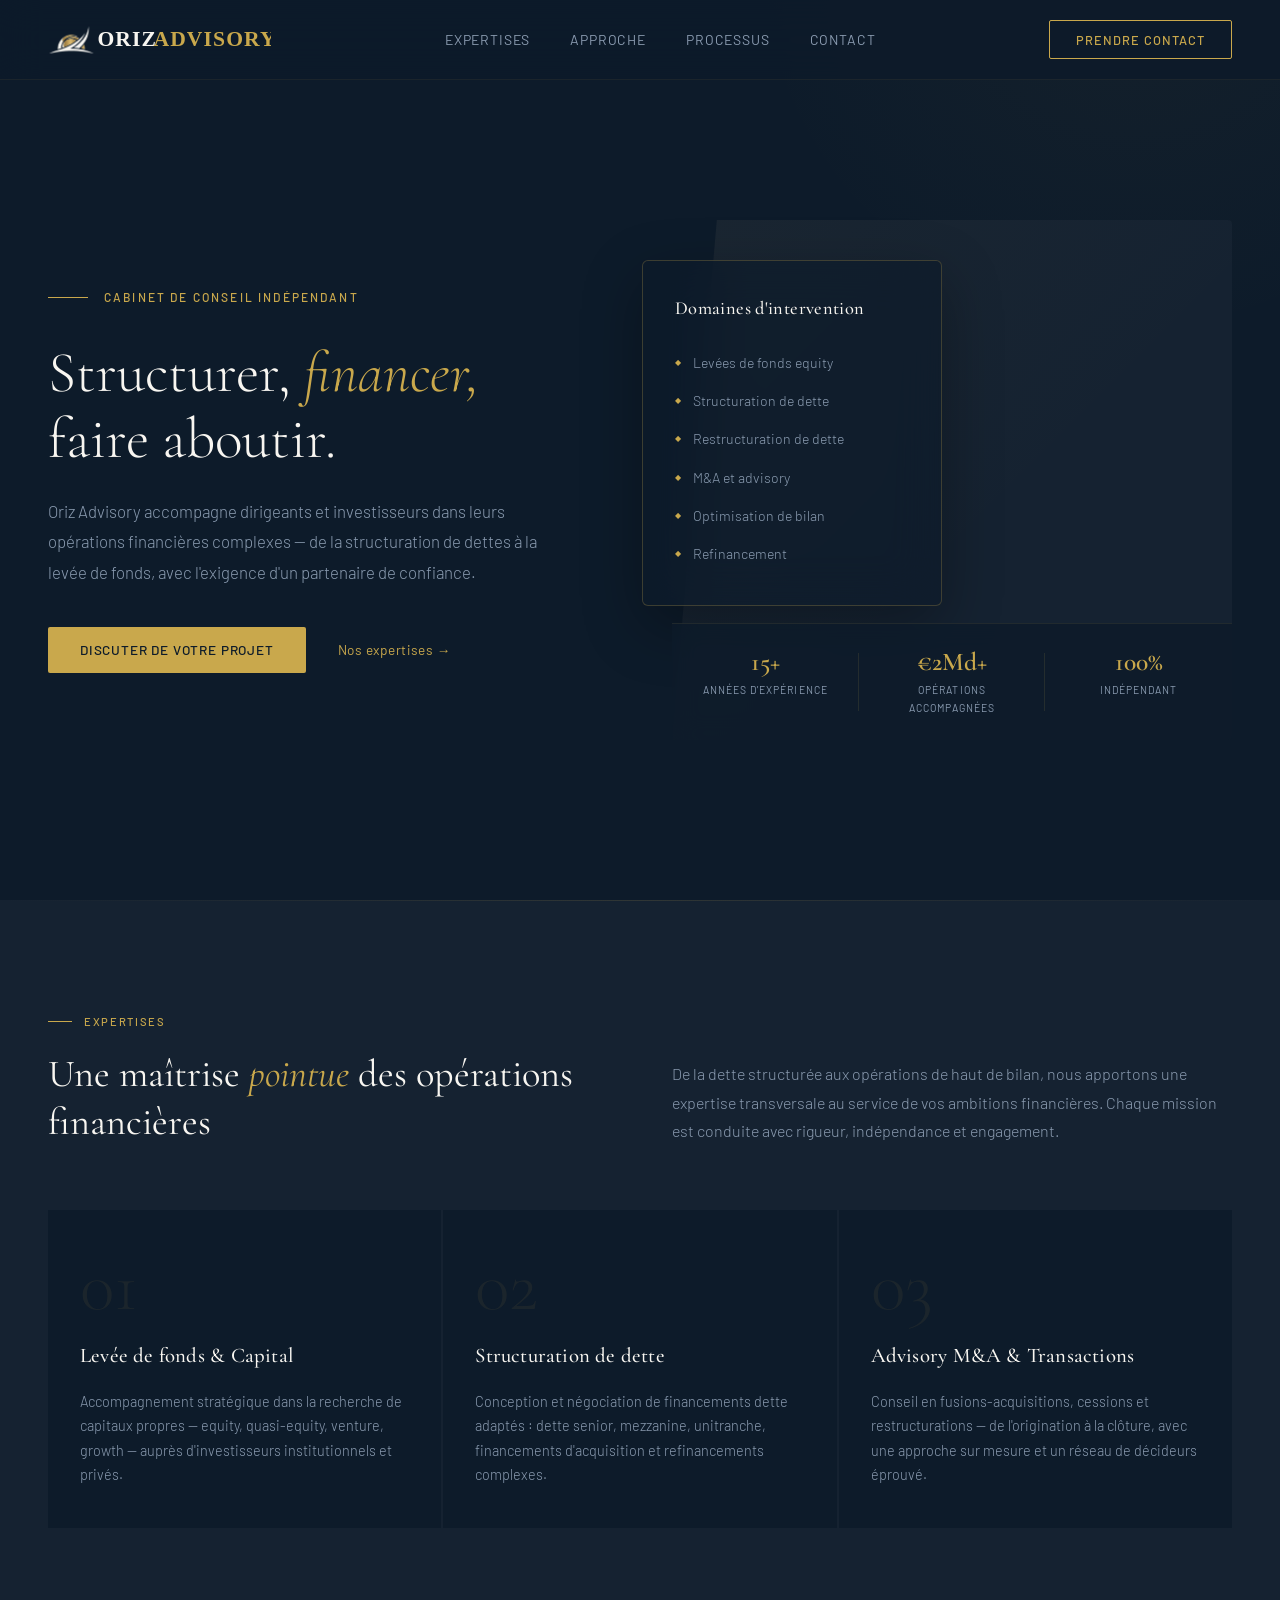
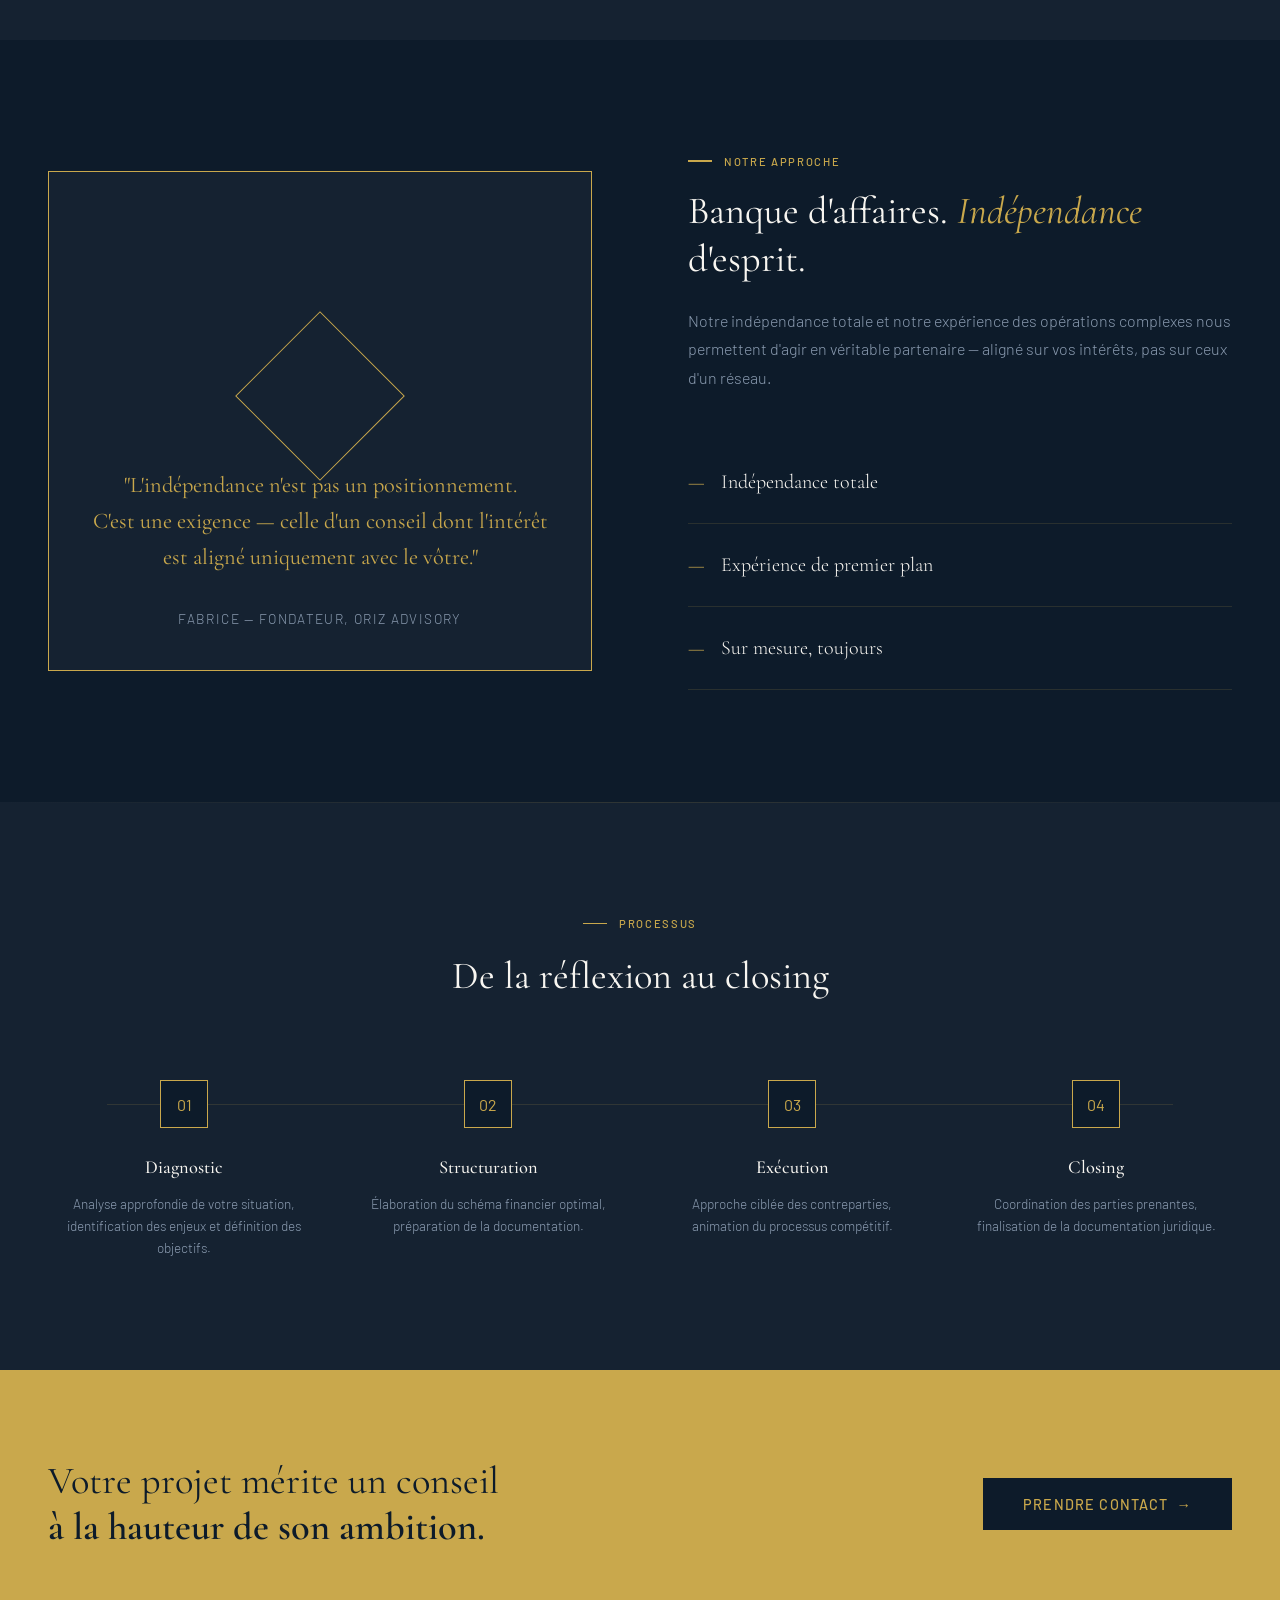
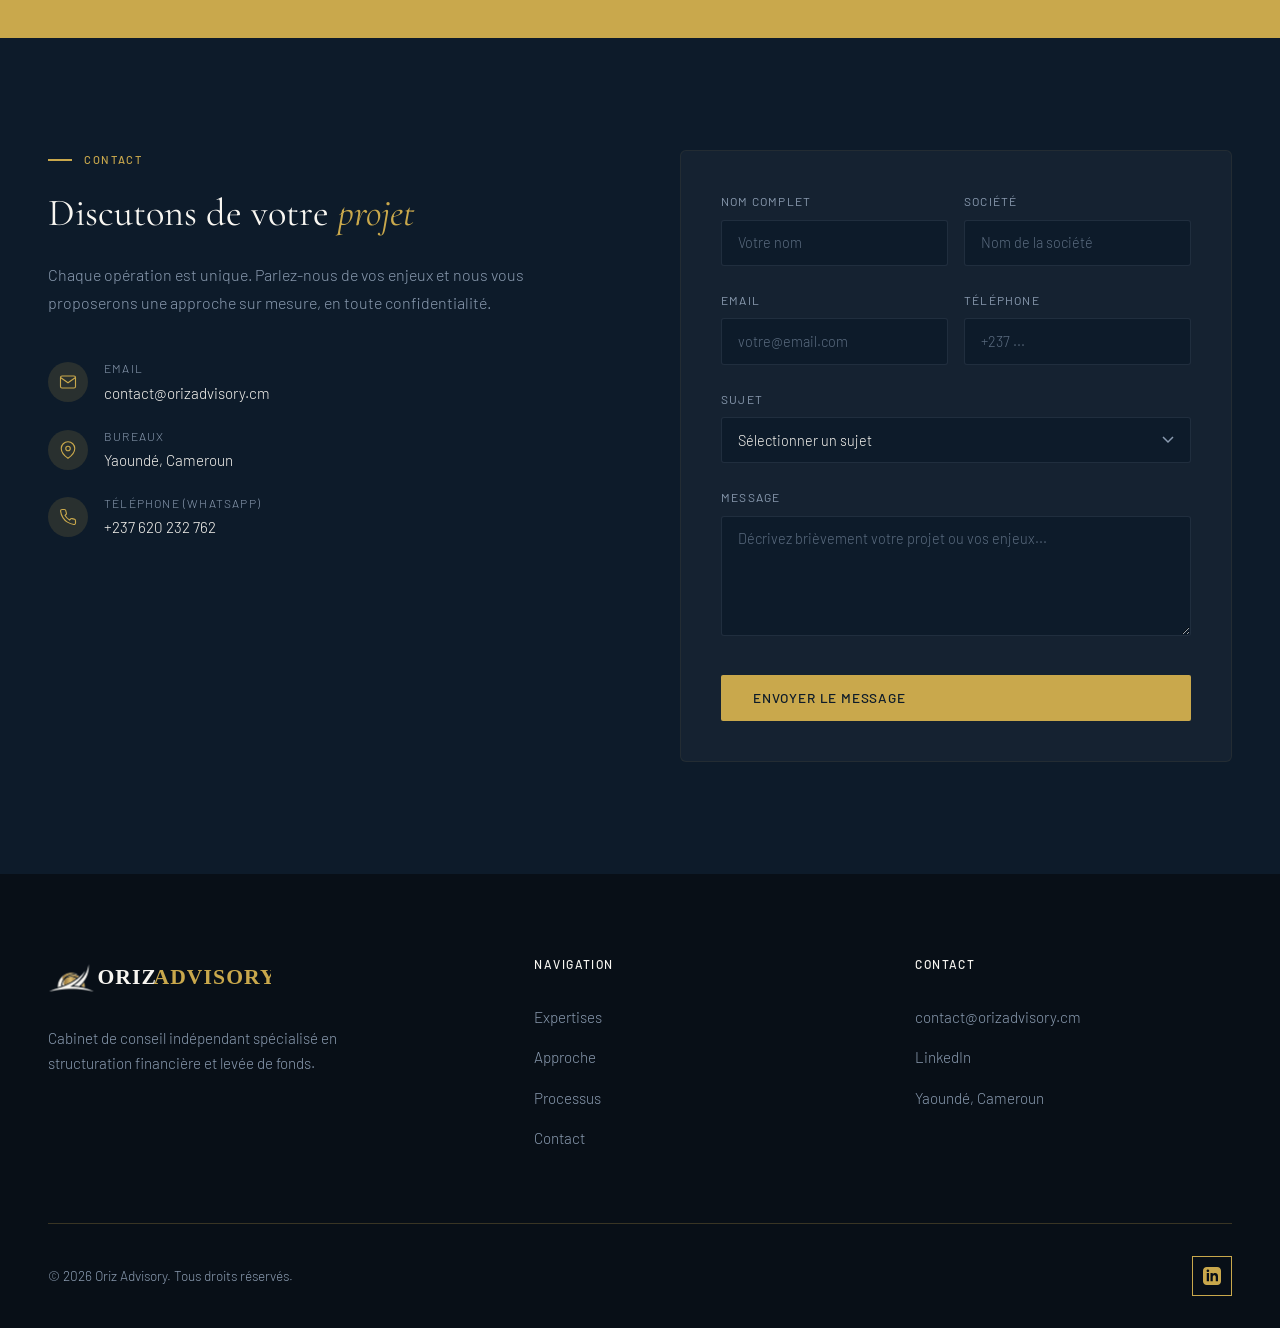
<file: index.html>
<!DOCTYPE html>
<html lang="fr">
<head>
  <meta charset="UTF-8">
  <meta name="viewport" content="width=device-width, initial-scale=1.0">
  
  <!-- SEO & Primary Meta Tags -->
  <title>Oriz Advisory — Financial Structuring & Fundraising</title>
  <meta name="title" content="Oriz Advisory — Banque d'affaires et Conseil Financier">
  <meta name="description" content="Oriz Advisory accompagne dirigeants et investisseurs dans leurs opérations financières complexes : structuration de dette, levée de fonds, M&A advisory. Indépendance et sur-mesure.">
  <meta name="keywords" content="banque d'affaires, M&A, levée de fonds, structuration de dette, conseil financier, fusion acquisition, finance d'entreprise, advisory, Yaoundé, Cameroun, Afrique, Paris">
  <meta name="author" content="Oriz Advisory">
  <meta name="robots" content="index, follow">
  <link rel="canonical" href="https://orizadvisory.cm/">

  <script type="application/ld+json">
  [
    {
      "@context": "https://schema.org",
      "@type": "FinancialService",
      "name": "Oriz Advisory",
      "url": "https://orizadvisory.cm/",
      "logo": "https://orizadvisory.cm/assets/logo.png",
      "description": "Cabinet de conseil indépendant spécialisé en structuration financière, levée de fonds, structuration de dette et M&A.",
      "telephone": "+237620232762",
      "email": "contact@orizadvisory.cm",
      "address": {
        "@type": "PostalAddress",
        "addressLocality": "Yaoundé",
        "addressCountry": "CM"
      }
    },
    {
      "@context": "https://schema.org",
      "@type": "WebSite",
      "name": "Oriz Advisory SARL",
      "alternateName": "Oriz Advisory",
      "url": "https://orizadvisory.cm/"
    }
  ]
  </script>

  <!-- Open Graph / Facebook / LinkedIn -->
  <meta property="og:site_name" content="Oriz Advisory SARL">
  <meta property="og:type" content="website">
  <meta property="og:url" content="https://orizadvisory.cm/">
  <meta property="og:title" content="Oriz Advisory — Banque d'affaires et Conseil Financier">
  <meta property="og:description" content="Oriz Advisory accompagne dirigeants et investisseurs dans leurs opérations financières complexes. Levée de fonds, Dette, M&A.">
  <meta property="og:image" content="https://orizadvisory.cm/assets/logo.png">

  <!-- Twitter -->
  <meta property="twitter:card" content="summary_large_image">
  <meta property="twitter:url" content="https://orizadvisory.cm/">
  <meta property="twitter:title" content="Oriz Advisory — Banque d'affaires">
  <meta property="twitter:description" content="Oriz Advisory accompagne dirigeants et investisseurs dans leurs opérations financières complexes.">
  <meta property="twitter:image" content="https://orizadvisory.cm/assets/logo.png">

  <link rel="stylesheet" href="styles.css">
  <link rel="icon" type="image/png" href="assets/logo.png">
</head>
<body>

  <!-- ============================================================
       NAVIGATION
       ============================================================ -->
  <nav class="navbar" id="navbar">
    <a href="#" class="nav-logo">
      <img src="assets/logo.svg" alt="Oriz Advisory">
    </a>
    <div class="nav-links" id="navLinks">
      <a href="#expertises">Expertises</a>
      <a href="#approche">Approche</a>
      <a href="#processus">Processus</a>
      <a href="#contact">Contact</a>
    </div>
    <button class="nav-cta" onclick="document.getElementById('contact').scrollIntoView({behavior:'smooth'})">Prendre contact</button>
    <button class="nav-toggle" id="navToggle" aria-label="Menu">
      <span></span><span></span><span></span>
    </button>
  </nav>

  <!-- ============================================================
       SECTION 1 — HERO
       ============================================================ -->
  <section class="hero" id="hero">
    <div class="hero-container">
      <!-- Left Column -->
      <div class="hero-left">
        <div class="hero-eyebrow">
          <span>Cabinet de conseil indépendant</span>
        </div>
        <h1 class="hero-title">
          Structurer, <span class="highlight">financer,</span><br>faire aboutir.
        </h1>
        <p class="hero-subtitle">
          Oriz Advisory accompagne dirigeants et investisseurs dans leurs opérations financières complexes — de la structuration de dettes à la levée de fonds, avec l'exigence d'un partenaire de confiance.
        </p>
        <div class="hero-ctas">
          <button class="btn-primary" onclick="document.getElementById('contact').scrollIntoView({behavior:'smooth'})">Discuter de votre projet</button>
          <a href="#expertises" class="btn-ghost">Nos expertises →</a>
        </div>
      </div>

      <!-- Right Column -->
      <div class="hero-right">
        <div class="hero-visual-panel"></div>
        <div class="hero-card">
          <h3 class="hero-card-title">Domaines d'intervention</h3>
          <ul class="hero-card-list">
            <li>Levées de fonds equity</li>
            <li>Structuration de dette</li>
            <li>Restructuration de dette</li>
            <li>M&A et advisory</li>
            <li>Optimisation de bilan</li>
            <li>Refinancement</li>
          </ul>
        </div>
        <div class="hero-stats">
          <div class="stat-item">
            <span class="stat-number">15+</span>
            <span class="stat-label">Années d'expérience</span>
          </div>
          <div class="stat-item">
            <span class="stat-number">€2Md+</span>
            <span class="stat-label">Opérations accompagnées</span>
          </div>
          <div class="stat-item">
            <span class="stat-number">100%</span>
            <span class="stat-label">Indépendant</span>
          </div>
        </div>
      </div>
    </div>
  </section>

  <!-- ============================================================
       SECTION 2 — EXPERTISES
       ============================================================ -->
  <section class="expertises" id="expertises">
    <div class="section-container">
      <div class="expertises-header reveal">
        <div>
          <div class="section-eyebrow"><span>Expertises</span></div>
          <h2 class="section-title">Une maîtrise <span class="highlight">pointue</span> des opérations financières</h2>
        </div>
        <p class="expertises-intro">
          De la dette structurée aux opérations de haut de bilan, nous apportons une expertise transversale au service de vos ambitions financières. Chaque mission est conduite avec rigueur, indépendance et engagement.
        </p>
      </div>
      <div class="expertise-grid">
        <div class="expertise-card reveal reveal-delay-1">
          <div class="expertise-number">01</div>
          <h3 class="expertise-card-title">Levée de fonds & Capital</h3>
          <p class="expertise-card-desc">Accompagnement stratégique dans la recherche de capitaux propres — equity, quasi-equity, venture, growth — auprès d'investisseurs institutionnels et privés.</p>
        </div>
        <div class="expertise-card reveal reveal-delay-2">
          <div class="expertise-number">02</div>
          <h3 class="expertise-card-title">Structuration de dette</h3>
          <p class="expertise-card-desc">Conception et négociation de financements dette adaptés : dette senior, mezzanine, unitranche, financements d'acquisition et refinancements complexes.</p>
        </div>
        <div class="expertise-card reveal reveal-delay-3">
          <div class="expertise-number">03</div>
          <h3 class="expertise-card-title">Advisory M&A & Transactions</h3>
          <p class="expertise-card-desc">Conseil en fusions-acquisitions, cessions et restructurations — de l'origination à la clôture, avec une approche sur mesure et un réseau de décideurs éprouvé.</p>
        </div>
      </div>
    </div>
  </section>

  <!-- ============================================================
       SECTION 3 — APPROCHE
       ============================================================ -->
  <section class="approche" id="approche">
    <div class="approche-container">
      <div class="approche-left reveal">
        <div class="approche-quote">
          "L'indépendance n'est pas un positionnement.<br>C'est une exigence — celle d'un conseil dont l'intérêt est aligné uniquement avec le vôtre."
        </div>
        <div class="approche-quote-author">Fabrice — Fondateur, Oriz Advisory</div>
      </div>
      <div class="approche-right reveal reveal-delay-1">
        <div class="section-eyebrow"><span>Notre approche</span></div>
        <h2 class="section-title">Banque d'affaires. <span class="highlight">Indépendance</span> d'esprit.</h2>
        <p>Notre indépendance totale et notre expérience des opérations complexes nous permettent d'agir en véritable partenaire — aligné sur vos intérêts, pas sur ceux d'un réseau.</p>
        <div class="approche-values">
          <div class="approche-value">Indépendance totale</div>
          <div class="approche-value">Expérience de premier plan</div>
          <div class="approche-value">Sur mesure, toujours</div>
        </div>
      </div>
    </div>
  </section>

  <!-- ============================================================
       SECTION 4 — PROCESSUS
       ============================================================ -->
  <section class="processus" id="processus">
    <div class="section-container">
      <div class="processus-header reveal">
        <div class="section-eyebrow"><span>Processus</span></div>
        <h2 class="section-title">De la réflexion au closing</h2>
      </div>
      <div class="process-timeline">
        <div class="process-step reveal reveal-delay-1">
          <div class="step-marker">01</div>
          <h3 class="step-title">Diagnostic</h3>
          <p class="step-text">Analyse approfondie de votre situation, identification des enjeux et définition des objectifs.</p>
        </div>
        <div class="process-step reveal reveal-delay-2">
          <div class="step-marker">02</div>
          <h3 class="step-title">Structuration</h3>
          <p class="step-text">Élaboration du schéma financier optimal, préparation de la documentation.</p>
        </div>
        <div class="process-step reveal reveal-delay-3">
          <div class="step-marker">03</div>
          <h3 class="step-title">Exécution</h3>
          <p class="step-text">Approche ciblée des contreparties, animation du processus compétitif.</p>
        </div>
        <div class="process-step reveal reveal-delay-4">
          <div class="step-marker">04</div>
          <h3 class="step-title">Closing</h3>
          <p class="step-text">Coordination des parties prenantes, finalisation de la documentation juridique.</p>
        </div>
      </div>
    </div>
  </section>

  <!-- ============================================================
       CTA BANNER
       ============================================================ -->
  <section class="cta-banner">
    <div class="cta-container reveal">
      <h2 class="cta-text">Votre projet mérite un conseil<br><strong>à la hauteur de son ambition.</strong></h2>
      <button class="btn-navy" onclick="document.getElementById('contact').scrollIntoView({behavior:'smooth'})">Prendre contact <span>→</span></button>
    </div>
  </section>

  <!-- ============================================================
       SECTION 5 — CONTACT
       ============================================================ -->
  <section class="contact" id="contact">
    <div class="contact-container">
      <div class="contact-left reveal">
        <div class="section-eyebrow"><span>Contact</span></div>
        <h2 class="section-title">Discutons de votre <span class="highlight">projet</span></h2>
        <p class="contact-intro">
          Chaque opération est unique. Parlez-nous de vos enjeux et nous vous proposerons une approche sur mesure, en toute confidentialité.
        </p>
        <div class="contact-details">
          <div class="contact-detail">
            <div class="contact-detail-icon">
              <svg viewBox="0 0 24 24"><path d="M4 4h16c1.1 0 2 .9 2 2v12c0 1.1-.9 2-2 2H4c-1.1 0-2-.9-2-2V6c0-1.1.9-2 2-2z"/><polyline points="22,6 12,13 2,6"/></svg>
            </div>
            <div class="contact-detail-text">
              <small>Email</small>
              contact@orizadvisory.cm
            </div>
          </div>
          <div class="contact-detail">
            <div class="contact-detail-icon">
              <svg viewBox="0 0 24 24"><path d="M21 10c0 7-9 13-9 13s-9-6-9-13a9 9 0 0118 0z"/><circle cx="12" cy="10" r="3"/></svg>
            </div>
            <div class="contact-detail-text">
              <small>Bureaux</small>
              Yaoundé, Cameroun
            </div>
          </div>
          <div class="contact-detail">
            <div class="contact-detail-icon">
              <svg viewBox="0 0 24 24"><path d="M22 16.92v3a2 2 0 01-2.18 2 19.79 19.79 0 01-8.63-3.07 19.5 19.5 0 01-6-6A19.79 19.79 0 012.12 4.18 2 2 0 014.11 2h3a2 2 0 012 1.72c.127.96.361 1.903.7 2.81a2 2 0 01-.45 2.11L8.09 9.91a16 16 0 006 6l1.27-1.27a2 2 0 012.11-.45c.907.339 1.85.573 2.81.7A2 2 0 0122 16.92z"/></svg>
            </div>
            <div class="contact-detail-text">
              <small>Téléphone (WhatsApp)</small>
              <a href="https://wa.me/237620232762" target="_blank" rel="noopener noreferrer" style="color: inherit; text-decoration: none;">+237 620 232 762</a>
            </div>
          </div>
        </div>
      </div>
      <form class="contact-form reveal reveal-delay-2" id="contactForm" action="https://formspree.io/f/xwvrzvrv" method="POST" onsubmit="handleSubmit(event)">
        <!-- Honeypot anti-spam: invisible field that bots fill, humans don't -->
        <input type="text" name="_gotcha" style="display:none !important" tabindex="-1" autocomplete="off">
        <div class="form-row">
          <div class="form-group">
            <label for="name">Nom complet</label>
            <input type="text" id="name" name="nom" placeholder="Votre nom" required>
          </div>
          <div class="form-group">
            <label for="company">Société</label>
            <input type="text" id="company" name="societe" placeholder="Nom de la société">
          </div>
        </div>
        <div class="form-row">
          <div class="form-group">
            <label for="email">Email</label>
            <input type="email" id="email" name="email" placeholder="votre@email.com" required>
          </div>
          <div class="form-group">
            <label for="phone">Téléphone</label>
            <input type="tel" id="phone" name="telephone" placeholder="+237 ...">
          </div>
        </div>
        <div class="form-group">
          <label for="subject">Sujet</label>
          <select id="subject" name="sujet">
            <option value="" disabled selected>Sélectionner un sujet</option>
            <option value="Levee de fonds">Levée de fonds</option>
            <option value="Structuration de dette">Structuration de dette</option>
            <option value="Restructuration de dette">Restructuration de dette</option>
            <option value="M&A / Transaction">M&A / Transaction</option>
            <option value="Refinancement">Refinancement</option>
            <option value="Autre">Autre</option>
          </select>
        </div>
        <div class="form-group">
          <label for="message">Message</label>
          <textarea id="message" name="message" placeholder="Décrivez brièvement votre projet ou vos enjeux..." required></textarea>
        </div>
        <button type="submit" class="btn-primary form-submit">Envoyer le message</button>
      </form>
    </div>
  </section>

  <!-- ============================================================
       FOOTER
       ============================================================ -->
  <footer class="footer">
    <div class="footer-container">
      <div class="footer-top">
        <div class="footer-brand">
          <a href="#" class="footer-logo">
            <img src="assets/logo.svg" alt="Oriz Advisory">
          </a>
          <p>Cabinet de conseil indépendant spécialisé en structuration financière et levée de fonds.</p>
        </div>
        <div class="footer-nav-col">
          <h4>Navigation</h4>
          <a href="#expertises">Expertises</a>
          <a href="#approche">Approche</a>
          <a href="#processus">Processus</a>
          <a href="#contact">Contact</a>
        </div>
        <div class="footer-nav-col">
          <h4>Contact</h4>
          <a href="mailto:contact@orizadvisory.cm">contact@orizadvisory.cm</a>
          <a href="https://www.linkedin.com/company/oriz-advisory/" target="_blank" rel="noopener noreferrer">LinkedIn</a>
          <p>Yaoundé, Cameroun</p>
        </div>
      </div>
      <div class="footer-bottom">
        <p>© 2026 Oriz Advisory. Tous droits réservés.</p>
        <a href="https://www.linkedin.com/company/oriz-advisory/" target="_blank" rel="noopener noreferrer" class="linkedin-icon" aria-label="LinkedIn">
          <svg viewBox="0 0 24 24"><path d="M19 0h-14c-2.761 0-5 2.239-5 5v14c0 2.761 2.239 5 5 5h14c2.762 0 5-2.239 5-5v-14c0-2.761-2.238-5-5-5zm-11 19h-3v-11h3v11zm-1.5-12.268c-.966 0-1.75-.79-1.75-1.764s.784-1.764 1.75-1.764 1.75.79 1.75 1.764-.783 1.764-1.75 1.764zm13.5 12.268h-3v-5.604c0-3.368-4-3.113-4 0v5.604h-3v-11h3v1.765c1.396-2.586 7-2.777 7 2.476v6.759z"/></svg>
        </a>
      </div>
    </div>
  </footer>

  <!-- ============================================================
       JAVASCRIPT
       ============================================================ -->
  <script>
    // --- Navbar scroll effect ---
    const navbar = document.getElementById('navbar');
    window.addEventListener('scroll', () => {
      navbar.classList.toggle('scrolled', window.scrollY > 40);
    });

    // --- Mobile menu toggle ---
    const navToggle = document.getElementById('navToggle');
    const navLinks = document.getElementById('navLinks');
    navToggle.addEventListener('click', () => {
      navLinks.classList.toggle('open');
      const spans = navToggle.querySelectorAll('span');
      if (navLinks.classList.contains('open')) {
        spans[0].style.transform = 'rotate(45deg) translate(5px, 5px)';
        spans[1].style.opacity = '0';
        spans[2].style.transform = 'rotate(-45deg) translate(5px, -5px)';
      } else {
        spans[0].style.transform = '';
        spans[1].style.opacity = '';
        spans[2].style.transform = '';
      }
    });

    // Close mobile menu on nav link click
    navLinks.querySelectorAll('a').forEach(link => {
      link.addEventListener('click', () => {
        navLinks.classList.remove('open');
        const spans = navToggle.querySelectorAll('span');
        spans[0].style.transform = '';
        spans[1].style.opacity = '';
        spans[2].style.transform = '';
      });
    });

    // --- Scroll Reveal ---
    const reveals = document.querySelectorAll('.reveal');
    const observerOptions = {
      root: null,
      threshold: 0.15,
      rootMargin: '0px 0px -40px 0px'
    };
    const observer = new IntersectionObserver((entries) => {
      entries.forEach(entry => {
        if (entry.isIntersecting) {
          entry.target.classList.add('visible');
          observer.unobserve(entry.target);
        }
      });
    }, observerOptions);
    reveals.forEach(el => observer.observe(el));

    // --- Smooth scroll for anchor links ---
    document.querySelectorAll('a[href^="#"]').forEach(anchor => {
      anchor.addEventListener('click', (e) => {
        e.preventDefault();
        const target = document.querySelector(anchor.getAttribute('href'));
        if (target) {
          target.scrollIntoView({ behavior: 'smooth', block: 'start' });
        }
      });
    });

    // --- Contact form handler ---
    async function handleSubmit(e) {
      e.preventDefault();
      const form = e.target;
      const btn = form.querySelector('.form-submit');
      const originalText = btn.textContent;
      
      const data = new FormData(form);
      
      try {
        btn.textContent = 'Envoi en cours...';
        btn.disabled = true;
        
        const response = await fetch(form.action, {
          method: form.method,
          body: data,
          headers: {
            'Accept': 'application/json'
          }
        });
        
        if (response.ok) {
          btn.textContent = 'Message envoyé ✓';
          btn.style.background = '#2a7d4f';
          btn.style.borderColor = '#2a7d4f';
          setTimeout(() => {
            btn.textContent = originalText;
            btn.style.background = '';
            btn.style.borderColor = '';
            btn.disabled = false;
            form.reset();
          }, 3000);
        } else {
          // If the server returns an error code
          btn.textContent = 'Erreur lors de l\'envoi';
          btn.style.background = '#e63946';
          btn.style.borderColor = '#e63946';
          setTimeout(() => {
            btn.textContent = originalText;
            btn.style.background = '';
            btn.style.borderColor = '';
            btn.disabled = false;
          }, 4000);
        }
      } catch (error) {
        // Network errors
        btn.textContent = 'Erreur réseau';
        btn.style.background = '#e63946';
        btn.style.borderColor = '#e63946';
        setTimeout(() => {
          btn.textContent = originalText;
          btn.style.background = '';
          btn.style.borderColor = '';
          btn.disabled = false;
        }, 4000);
      }
    }

    // --- Counter animation for stats ---
    function animateCounters() {
      const stats = document.querySelectorAll('.stat-number');
      stats.forEach(stat => {
        const text = stat.textContent;
        // Only animate numbers
        if (text.match(/^\d/)) {
          const endVal = parseInt(text);
          const suffix = text.replace(/[\d]/g, '');
          let current = 0;
          const step = Math.ceil(endVal / 40);
          const timer = setInterval(() => {
            current += step;
            if (current >= endVal) {
              current = endVal;
              clearInterval(timer);
            }
            stat.textContent = current + suffix;
          }, 30);
        }
      });
    }
    // Trigger counter animation when hero stats become visible
    const statsBar = document.querySelector('.hero-stats');
    if (statsBar) {
      const statsObserver = new IntersectionObserver((entries) => {
        entries.forEach(entry => {
          if (entry.isIntersecting) {
            animateCounters();
            statsObserver.unobserve(entry.target);
          }
        });
      }, { threshold: 0.5 });
      statsObserver.observe(statsBar);
    }
  </script>
</body>
</html>
</file>
<file: styles.css>
/* ============================================================
   ORIZ ADVISORY — Premium Single-Page Website
   Design Tokens & Global Styles
   ============================================================ */

@import url('https://fonts.googleapis.com/css2?family=Cormorant+Garamond:ital,wght@0,300;0,400;0,500;0,600;0,700;1,300;1,400;1,500;1,600;1,700&family=Barlow:wght@200;300;400;500;600&display=swap');

/* --- Design Tokens --- */
:root {
  --navy:        #0D1B2A;
  --navy-light:  #152231;
  --navy-mid:    #1B2D44;
  --gold:        #C9A84C;
  --gold-dim:    rgba(201, 168, 76, 0.15);
  --gold-glow:   rgba(201, 168, 76, 0.35);
  --offwhite:    #F8F6F1;
  --grey:        #8A9BB0;
  --grey-dark:   #5A6B7F;
  --glass-bg:    rgba(13, 27, 42, 0.65);
  --glass-border: rgba(201, 168, 76, 0.25);
  --font-display: 'Cormorant Garamond', Georgia, serif;
  --font-body:    'Barlow', 'Segoe UI', sans-serif;
  --transition:  0.35s cubic-bezier(0.25, 0.46, 0.45, 0.94);
  --max-width:   1280px;
}

/* --- Reset & Base --- */
*, *::before, *::after { box-sizing: border-box; margin: 0; padding: 0; }
html { scroll-behavior: smooth; font-size: 16px; }
body {
  font-family: var(--font-body);
  font-weight: 300;
  color: var(--offwhite);
  background: var(--navy);
  line-height: 1.7;
  overflow-x: hidden;
  -webkit-font-smoothing: antialiased;
  -moz-osx-font-smoothing: grayscale;
}
img { max-width: 100%; display: block; }
a { text-decoration: none; color: inherit; }
ul { list-style: none; }

/* ============================================================
   NAVIGATION
   ============================================================ */
.navbar {
  position: fixed;
  top: 0; left: 0; right: 0;
  z-index: 1000;
  padding: 0 3rem;
  height: 80px;
  display: flex;
  align-items: center;
  justify-content: space-between;
  background: rgba(13, 27, 42, 0.85);
  backdrop-filter: blur(20px);
  -webkit-backdrop-filter: blur(20px);
  border-bottom: 1px solid rgba(201, 168, 76, 0.08);
  transition: background var(--transition);
}
.navbar.scrolled {
  background: rgba(13, 27, 42, 0.95);
  border-bottom-color: rgba(201, 168, 76, 0.15);
}
.nav-logo img {
  height: 48px;
  width: auto;
}
.nav-links {
  display: flex;
  align-items: center;
  gap: 2.5rem;
}
.nav-links a {
  font-family: var(--font-body);
  font-weight: 400;
  font-size: 0.875rem;
  letter-spacing: 0.06em;
  text-transform: uppercase;
  color: var(--grey);
  transition: color var(--transition);
  position: relative;
}
.nav-links a::after {
  content: '';
  position: absolute;
  bottom: -4px; left: 0;
  width: 0;
  height: 1px;
  background: var(--gold);
  transition: width var(--transition);
}
.nav-links a:hover { color: var(--offwhite); }
.nav-links a:hover::after { width: 100%; }

.nav-cta {
  font-family: var(--font-body);
  font-weight: 500;
  font-size: 0.8rem;
  letter-spacing: 0.08em;
  text-transform: uppercase;
  padding: 0.65rem 1.6rem;
  border: 1.5px solid var(--gold);
  color: var(--gold);
  border-radius: 2px;
  transition: all var(--transition);
  cursor: pointer;
  background: transparent;
}
.nav-cta:hover {
  background: var(--gold);
  color: var(--navy);
}

/* Mobile menu toggle */
.nav-toggle {
  display: none;
  flex-direction: column;
  gap: 5px;
  background: none;
  border: none;
  cursor: pointer;
  padding: 4px;
}
.nav-toggle span {
  display: block;
  width: 24px;
  height: 2px;
  background: var(--offwhite);
  transition: all 0.3s;
}

/* ============================================================
   HERO SECTION
   ============================================================ */
.hero {
  min-height: 100vh;
  padding: 140px 3rem 80px;
  display: flex;
  align-items: center;
  position: relative;
  overflow: hidden;
}
/* Subtle background texture */
.hero::before {
  content: '';
  position: absolute;
  top: -50%; right: -20%;
  width: 800px; height: 800px;
  border-radius: 50%;
  background: radial-gradient(circle, rgba(201,168,76,0.04) 0%, transparent 70%);
  pointer-events: none;
}
.hero-container {
  max-width: var(--max-width);
  margin: 0 auto;
  width: 100%;
  display: grid;
  grid-template-columns: 1fr 1fr;
  gap: 4rem;
  align-items: center;
}
/* --- Hero Left --- */
.hero-left { z-index: 2; }
.hero-eyebrow {
  display: flex;
  align-items: center;
  gap: 1rem;
  margin-bottom: 2rem;
}
.hero-eyebrow::before {
  content: '';
  width: 40px;
  height: 1.5px;
  background: var(--gold);
  flex-shrink: 0;
}
.hero-eyebrow span {
  font-family: var(--font-body);
  font-size: 0.75rem;
  font-weight: 500;
  letter-spacing: 0.18em;
  text-transform: uppercase;
  color: var(--gold);
}
.hero-title {
  font-family: var(--font-display);
  font-weight: 300;
  font-size: clamp(2.8rem, 4.5vw, 4rem);
  line-height: 1.15;
  color: var(--offwhite);
  margin-bottom: 1.5rem;
}
.hero-title .highlight {
  font-style: italic;
  color: var(--gold);
}
.hero-subtitle {
  font-family: var(--font-body);
  font-weight: 300;
  font-size: 1.05rem;
  line-height: 1.8;
  color: var(--grey);
  max-width: 520px;
  margin-bottom: 2.5rem;
}
.hero-ctas {
  display: flex;
  align-items: center;
  gap: 2rem;
  flex-wrap: wrap;
}
.btn-primary {
  display: inline-flex;
  align-items: center;
  gap: 0.5rem;
  font-family: var(--font-body);
  font-weight: 500;
  font-size: 0.85rem;
  letter-spacing: 0.06em;
  text-transform: uppercase;
  padding: 0.9rem 2rem;
  background: var(--gold);
  color: var(--navy);
  border: none;
  border-radius: 2px;
  cursor: pointer;
  transition: all var(--transition);
  position: relative;
  overflow: hidden;
}
.btn-primary::before {
  content: '';
  position: absolute;
  inset: 0;
  background: linear-gradient(135deg, rgba(255,255,255,0.15) 0%, transparent 50%);
  opacity: 0;
  transition: opacity var(--transition);
}
.btn-primary:hover { transform: translateY(-2px); box-shadow: 0 8px 30px rgba(201,168,76,0.25); }
.btn-primary:hover::before { opacity: 1; }
.btn-ghost {
  font-family: var(--font-body);
  font-weight: 400;
  font-size: 0.85rem;
  letter-spacing: 0.04em;
  color: var(--gold);
  transition: all var(--transition);
  border: none;
  background: none;
  cursor: pointer;
}
.btn-ghost:hover { color: var(--offwhite); letter-spacing: 0.08em; }

/* --- Hero Right --- */
.hero-right {
  position: relative;
  height: 520px;
  z-index: 1;
}
.hero-visual-panel {
  position: absolute;
  inset: 0;
  background: var(--navy-light);
  clip-path: polygon(8% 0, 100% 0, 100% 100%, 0 100%);
  border-radius: 4px;
}
.hero-visual-panel::after {
  content: '';
  position: absolute;
  inset: 0;
  background: linear-gradient(135deg, rgba(201,168,76,0.03) 0%, transparent 60%);
}
/* Floating glassmorphism card */
.hero-card {
  position: absolute;
  top: 40px; left: -30px;
  width: 300px;
  padding: 2rem;
  background: var(--glass-bg);
  backdrop-filter: blur(24px);
  -webkit-backdrop-filter: blur(24px);
  border: 1px solid var(--glass-border);
  border-radius: 6px;
  z-index: 3;
  box-shadow: 0 20px 60px rgba(0,0,0,0.3);
}
.hero-card-title {
  font-family: var(--font-display);
  font-weight: 500;
  font-size: 1.15rem;
  color: var(--offwhite);
  margin-bottom: 1.2rem;
  letter-spacing: 0.02em;
}
.hero-card-list li {
  font-family: var(--font-body);
  font-weight: 300;
  font-size: 0.88rem;
  color: var(--grey);
  padding: 0.45rem 0;
  display: flex;
  align-items: center;
  gap: 0.75rem;
}
.hero-card-list li::before {
  content: '◆';
  font-size: 0.5rem;
  color: var(--gold);
  flex-shrink: 0;
}

/* Stats bar */
.hero-stats {
  position: absolute;
  bottom: 0; left: 0; right: 0;
  display: grid;
  grid-template-columns: repeat(3, 1fr);
  background: rgba(13, 27, 42, 0.8);
  backdrop-filter: blur(12px);
  border-top: 1px solid rgba(201,168,76,0.1);
  border-radius: 0 0 4px 4px;
  z-index: 3;
}
.stat-item {
  padding: 1.4rem 1.5rem;
  text-align: center;
  position: relative;
}
.stat-item:not(:last-child)::after {
  content: '';
  position: absolute;
  right: 0; top: 25%; bottom: 25%;
  width: 1px;
  background: rgba(201,168,76,0.12);
}
.stat-number {
  font-family: var(--font-display);
  font-weight: 600;
  font-size: 1.6rem;
  color: var(--gold);
  display: block;
  line-height: 1.2;
}
.stat-label {
  font-family: var(--font-body);
  font-weight: 400;
  font-size: 0.65rem;
  letter-spacing: 0.1em;
  text-transform: uppercase;
  color: var(--grey);
  margin-top: 0.3rem;
  display: block;
}

/* ============================================================
   SECTION — EXPERTISES
   ============================================================ */
.expertises {
  background: var(--navy-light);
  padding: 7rem 3rem;
  position: relative;
}
.expertises::before {
  content: '';
  position: absolute;
  top: 0; left: 0; right: 0;
  height: 1px;
  background: linear-gradient(90deg, transparent, rgba(201,168,76,0.15), transparent);
}
.section-container {
  max-width: var(--max-width);
  margin: 0 auto;
}
.expertises-header {
  display: grid;
  grid-template-columns: 1fr 1fr;
  gap: 4rem;
  margin-bottom: 4rem;
  align-items: end;
}
.section-eyebrow {
  display: flex;
  align-items: center;
  gap: 0.75rem;
  margin-bottom: 1.2rem;
}
.section-eyebrow::before {
  content: '';
  width: 24px;
  height: 1.5px;
  background: var(--gold);
}
.section-eyebrow span {
  font-family: var(--font-body);
  font-size: 0.7rem;
  font-weight: 500;
  letter-spacing: 0.15em;
  text-transform: uppercase;
  color: var(--gold);
}
.section-title {
  font-family: var(--font-display);
  font-weight: 400;
  font-size: clamp(1.8rem, 3vw, 2.4rem);
  line-height: 1.25;
  color: var(--offwhite);
}
.section-title .highlight {
  font-style: italic;
  color: var(--gold);
}
.expertises-intro {
  font-family: var(--font-body);
  font-weight: 300;
  font-size: 1rem;
  line-height: 1.8;
  color: var(--grey);
  align-self: end;
}
/* Expertise cards */
.expertise-grid {
  display: grid;
  grid-template-columns: repeat(3, 1fr);
  gap: 2px;
}
.expertise-card {
  background: var(--navy);
  padding: 2.5rem 2rem;
  position: relative;
  overflow: hidden;
  transition: all var(--transition);
  cursor: default;
}
.expertise-card::after {
  content: '';
  position: absolute;
  bottom: 0; left: 0;
  width: 0;
  height: 2px;
  background: var(--gold);
  transition: width 0.5s cubic-bezier(0.25, 0.46, 0.45, 0.94);
}
.expertise-card:hover {
  background: var(--navy-mid);
}
.expertise-card:hover::after {
  width: 100%;
}
.expertise-number {
  font-family: var(--font-display);
  font-weight: 300;
  font-size: 4.5rem;
  color: rgba(201, 168, 76, 0.08);
  line-height: 1;
  margin-bottom: 1rem;
  transition: color var(--transition);
}
.expertise-card:hover .expertise-number {
  color: rgba(201, 168, 76, 0.15);
}
.expertise-card-title {
  font-family: var(--font-display);
  font-weight: 500;
  font-size: 1.3rem;
  color: var(--offwhite);
  margin-bottom: 1rem;
  letter-spacing: 0.01em;
}
.expertise-card-desc {
  font-family: var(--font-body);
  font-weight: 300;
  font-size: 0.9rem;
  line-height: 1.7;
  color: var(--grey);
}

/* ============================================================
   SECTION — APPROCHE
   ============================================================ */
.approche {
  padding: 7rem 3rem;
  background: var(--navy);
  position: relative;
}
.approche-container {
  max-width: var(--max-width);
  margin: 0 auto;
  display: grid;
  grid-template-columns: 1fr 1fr;
  gap: 6rem;
  align-items: center;
}
.approche-left {
  position: relative;
  height: 500px;
  border: 1px solid var(--gold);
  padding: 2.5rem;
  display: flex;
  flex-direction: column;
  justify-content: flex-end;
  background: var(--navy-light);
  overflow: hidden;
}
.approche-left::before {
  content: '';
  position: absolute;
  top: 45%; left: 50%;
  transform: translate(-50%, -50%) rotate(45deg);
  width: 120px; height: 120px;
  border: 1px solid var(--gold);
  animation: slowRotate 25s linear infinite;
}
@keyframes slowRotate {
  from { transform: translate(-50%, -50%) rotate(45deg); }
  to { transform: translate(-50%, -50%) rotate(405deg); }
}
.approche-quote {
  font-family: var(--font-display);
  font-size: 1.4rem;
  font-weight: 400;
  line-height: 1.6;
  color: var(--gold);
  position: relative;
  z-index: 2;
  text-align: center;
  margin-bottom: 2rem;
}
.approche-quote-author {
  font-family: var(--font-body);
  font-size: 0.85rem;
  text-transform: uppercase;
  letter-spacing: 0.1em;
  color: var(--grey);
  text-align: center;
  position: relative;
  z-index: 2;
}
.approche-right {
  display: flex;
  flex-direction: column;
}
.approche-right .section-eyebrow {
  margin-bottom: 1rem;
}
.approche-right .section-title {
  margin-bottom: 1.5rem;
}
.approche-right p {
  font-family: var(--font-body);
  font-weight: 300;
  font-size: 1rem;
  color: var(--grey);
  line-height: 1.8;
  margin-bottom: 3rem;
}
.approche-values {
  display: flex;
  flex-direction: column;
}
.approche-value {
  padding: 1.5rem 0;
  border-bottom: 1px solid rgba(201,168,76,0.15);
  font-family: var(--font-display);
  font-size: 1.25rem;
  color: var(--offwhite);
  display: flex;
  align-items: center;
  gap: 1rem;
}
.approche-value::before {
  content: '—';
  color: var(--gold);
}

/* ============================================================
   SECTION — PROCESSUS
   ============================================================ */
.processus {
  padding: 7rem 3rem;
  background: var(--navy-light);
  position: relative;
  overflow: hidden;
}
.processus::before {
  content: '';
  position: absolute;
  top: 0; left: 0; right: 0;
  height: 1px;
  background: linear-gradient(90deg, transparent, rgba(201,168,76,0.15), transparent);
}
.processus-header {
  text-align: center;
  max-width: 700px;
  margin: 0 auto 5rem;
}
.processus-header .section-eyebrow {
  justify-content: center;
}
.processus-header .section-title {
  margin-bottom: 1.2rem;
}
.process-timeline {
  max-width: var(--max-width);
  margin: 0 auto;
  display: grid;
  grid-template-columns: repeat(4, 1fr);
  gap: 2rem;
  position: relative;
}
/* Connecting line */
.process-timeline::before {
  content: '';
  position: absolute;
  top: 24px;
  left: 5%;
  right: 5%;
  height: 1px;
  background: var(--gold-dim);
  z-index: 0;
}
.process-step {
  text-align: center;
  position: relative;
  z-index: 1;
  padding: 0 1rem;
}
.step-marker {
  width: 48px;
  height: 48px;
  background: var(--navy);
  border: 1px solid var(--gold);
  display: flex;
  align-items: center;
  justify-content: center;
  margin: 0 auto 1.5rem;
  font-family: var(--font-body);
  font-weight: 400;
  font-size: 1rem;
  color: var(--gold);
  transition: all var(--transition);
}
.process-step:hover .step-marker {
  background: var(--gold);
  color: var(--navy);
}
.step-title {
  font-family: var(--font-display);
  font-weight: 500;
  font-size: 1.15rem;
  color: var(--offwhite);
  margin-bottom: 0.6rem;
}
.step-text {
  font-family: var(--font-body);
  font-weight: 300;
  font-size: 0.85rem;
  line-height: 1.6;
  color: var(--grey);
}

/* ============================================================
   CTA BANNER
   ============================================================ */
.cta-banner {
  background: var(--gold);
  padding: 5.5rem 3rem;
}
.cta-container {
  max-width: var(--max-width);
  margin: 0 auto;
  display: flex;
  justify-content: space-between;
  align-items: center;
  gap: 4rem;
}
.cta-text {
  font-family: var(--font-display);
  font-weight: 400;
  font-size: clamp(2rem, 3vw, 2.8rem);
  color: var(--navy);
  line-height: 1.2;
  max-width: 800px;
}
.cta-text strong {
  font-weight: 600;
}
.btn-navy {
  display: inline-flex;
  align-items: center;
  gap: 0.5rem;
  font-family: var(--font-body);
  font-weight: 500;
  font-size: 0.9rem;
  letter-spacing: 0.08em;
  text-transform: uppercase;
  padding: 1.1rem 2.5rem;
  background: var(--navy);
  color: var(--gold);
  border: none;
  cursor: pointer;
  transition: all var(--transition);
  white-space: nowrap;
}
.btn-navy:hover {
  background: var(--navy-mid);
  transform: translateY(-2px);
  box-shadow: 0 8px 24px rgba(13,27,42,0.3);
}

/* ============================================================
   SECTION — CONTACT
   ============================================================ */
.contact {
  padding: 7rem 3rem;
  background: var(--navy);
  position: relative;
}
.contact-container {
  max-width: var(--max-width);
  margin: 0 auto;
  display: grid;
  grid-template-columns: 1fr 1fr;
  gap: 5rem;
  align-items: start;
}
.contact-left .section-title {
  margin-bottom: 1.5rem;
}
.contact-intro {
  font-family: var(--font-body);
  font-weight: 300;
  font-size: 1rem;
  color: var(--grey);
  line-height: 1.8;
  margin-bottom: 2.5rem;
}
.contact-details {
  display: flex;
  flex-direction: column;
  gap: 1.2rem;
}
.contact-detail {
  display: flex;
  align-items: center;
  gap: 1rem;
}
.contact-detail-icon {
  width: 40px;
  height: 40px;
  border-radius: 50%;
  background: var(--gold-dim);
  display: flex;
  align-items: center;
  justify-content: center;
  flex-shrink: 0;
}
.contact-detail-icon svg {
  width: 18px;
  height: 18px;
  stroke: var(--gold);
  fill: none;
  stroke-width: 1.5;
}
.contact-detail-text {
  font-family: var(--font-body);
  font-weight: 300;
  font-size: 0.95rem;
  color: var(--offwhite);
}
.contact-detail-text small {
  display: block;
  font-size: 0.75rem;
  color: var(--grey);
  text-transform: uppercase;
  letter-spacing: 0.1em;
  margin-bottom: 2px;
}
/* Contact Form */
.contact-form {
  background: var(--navy-light);
  padding: 2.5rem;
  border-radius: 6px;
  border: 1px solid rgba(201,168,76,0.08);
}
.form-group {
  margin-bottom: 1.5rem;
}
.form-group label {
  font-family: var(--font-body);
  font-weight: 400;
  font-size: 0.75rem;
  letter-spacing: 0.1em;
  text-transform: uppercase;
  color: var(--grey);
  display: block;
  margin-bottom: 0.5rem;
}
.form-group input,
.form-group select,
.form-group textarea {
  width: 100%;
  padding: 0.85rem 1rem;
  background: var(--navy);
  border: 1px solid rgba(138, 155, 176, 0.15);
  border-radius: 3px;
  color: var(--offwhite);
  font-family: var(--font-body);
  font-weight: 300;
  font-size: 0.9rem;
  transition: border-color var(--transition);
  outline: none;
}
.form-group input::placeholder,
.form-group textarea::placeholder {
  color: var(--grey-dark);
}
.form-group input:focus,
.form-group select:focus,
.form-group textarea:focus {
  border-color: var(--gold);
}
.form-group textarea {
  resize: vertical;
  min-height: 120px;
}
.form-group select {
  cursor: pointer;
  appearance: none;
  background-image: url("data:image/svg+xml,%3Csvg xmlns='http://www.w3.org/2000/svg' width='12' height='8' viewBox='0 0 12 8'%3E%3Cpath d='M1 1l5 5 5-5' stroke='%238A9BB0' stroke-width='1.5' fill='none'/%3E%3C/svg%3E");
  background-repeat: no-repeat;
  background-position: right 1rem center;
}
.form-row {
  display: grid;
  grid-template-columns: 1fr 1fr;
  gap: 1rem;
}
.form-submit {
  width: 100%;
  margin-top: 0.5rem;
}

/* ============================================================
   FOOTER
   ============================================================ */
.footer {
  padding: 5rem 3rem 2rem;
  background: #080F17;
  position: relative;
}
.footer-container {
  max-width: var(--max-width);
  margin: 0 auto;
}
.footer-top {
  display: grid;
  grid-template-columns: 2fr 1.5fr 1.5fr;
  gap: 4rem;
  margin-bottom: 4rem;
}
.footer-brand p {
  font-family: var(--font-body);
  font-weight: 300;
  font-size: 0.95rem;
  color: var(--grey);
  margin-top: 1.5rem;
  max-width: 320px;
  line-height: 1.7;
}
.footer-logo img {
  height: 48px;
  width: auto;
}
.footer-nav-col h4 {
  font-family: var(--font-body);
  font-weight: 500;
  font-size: 0.75rem;
  letter-spacing: 0.12em;
  text-transform: uppercase;
  color: var(--offwhite);
  margin-bottom: 1.5rem;
}
.footer-nav-col a, .footer-nav-col p {
  display: block;
  font-family: var(--font-body);
  font-weight: 300;
  font-size: 0.95rem;
  color: var(--grey);
  padding: 0.45rem 0;
  transition: color var(--transition);
}
.footer-nav-col a:hover { color: var(--gold); }
.footer-bottom {
  padding-top: 2rem;
  border-top: 1px solid rgba(201,168,76,0.25);
  display: flex;
  justify-content: space-between;
  align-items: center;
}
.footer-bottom p {
  font-family: var(--font-body);
  font-weight: 300;
  font-size: 0.85rem;
  color: var(--grey);
}
.linkedin-icon {
  width: 40px;
  height: 40px;
  border: 1px solid var(--gold);
  display: flex;
  align-items: center;
  justify-content: center;
  transition: all var(--transition);
}
.linkedin-icon svg {
  width: 18px;
  height: 18px;
  fill: var(--gold);
  transition: fill var(--transition);
}
.linkedin-icon:hover {
  background: var(--gold);
}
.linkedin-icon:hover svg {
  fill: var(--navy);
}

/* ============================================================
   ANIMATIONS — Scroll Reveal
   ============================================================ */
.reveal {
  opacity: 0;
  transform: translateY(32px);
  transition: opacity 0.8s ease, transform 0.8s ease;
}
.reveal.visible {
  opacity: 1;
  transform: translateY(0);
}
.reveal-delay-1 { transition-delay: 0.1s; }
.reveal-delay-2 { transition-delay: 0.2s; }
.reveal-delay-3 { transition-delay: 0.3s; }
.reveal-delay-4 { transition-delay: 0.4s; }

/* Fade-in animation for hero elements */
@keyframes fadeInUp {
  from { opacity: 0; transform: translateY(24px); }
  to   { opacity: 1; transform: translateY(0); }
}
.hero-left > * {
  opacity: 0;
  animation: fadeInUp 0.7s ease forwards;
}
.hero-left > *:nth-child(1) { animation-delay: 0.2s; }
.hero-left > *:nth-child(2) { animation-delay: 0.4s; }
.hero-left > *:nth-child(3) { animation-delay: 0.6s; }
.hero-left > *:nth-child(4) { animation-delay: 0.8s; }

.hero-right > * {
  opacity: 0;
  animation: fadeInUp 0.8s ease forwards;
}
.hero-right .hero-visual-panel { animation-delay: 0.3s; }
.hero-right .hero-card { animation-delay: 0.6s; }
.hero-right .hero-stats { animation-delay: 0.9s; }

/* Floating animation for hero card */
@keyframes float {
  0%, 100% { transform: translateY(0); }
  50%      { transform: translateY(-8px); }
}
.hero-card {
  animation: fadeInUp 0.8s ease 0.6s forwards, float 6s ease-in-out 1.5s infinite;
}

/* ============================================================
   RESPONSIVE
   ============================================================ */
@media (max-width: 1024px) {
  .hero-container {
    grid-template-columns: 1fr;
    gap: 3rem;
  }
  .hero-right {
    height: 400px;
  }
  .hero-card {
    left: 0;
  }
  .expertises-header {
    grid-template-columns: 1fr;
    gap: 1.5rem;
  }
  .expertise-grid {
    grid-template-columns: 1fr;
    gap: 2px;
  }
  .approche-container {
    grid-template-columns: 1fr;
    gap: 3rem;
  }
  .approche-left {
    height: 350px;
  }
  .process-timeline {
    grid-template-columns: repeat(2, 1fr);
    gap: 2.5rem;
  }
  .process-timeline::before {
    display: none;
  }
  .cta-container {
    flex-direction: column;
    text-align: center;
    gap: 2rem;
  }
  .contact-container {
    grid-template-columns: 1fr;
    gap: 3rem;
  }
  .footer-top {
    grid-template-columns: 1fr 1fr;
  }
}

@media (max-width: 768px) {
  .navbar {
    padding: 0 1.5rem;
  }
  .nav-links {
    position: fixed;
    top: 80px; left: 0; right: 0;
    background: rgba(13, 27, 42, 0.97);
    backdrop-filter: blur(20px);
    flex-direction: column;
    padding: 2rem;
    gap: 1.5rem;
    transform: translateY(-110%);
    transition: transform 0.4s ease;
    border-bottom: 1px solid rgba(201,168,76,0.1);
  }
  .nav-links.open {
    transform: translateY(0);
  }
  .nav-toggle {
    display: flex;
  }
  .hero {
    padding: 120px 1.5rem 60px;
  }
  .hero-right {
    height: 360px;
  }
  .hero-card {
    width: 260px;
    padding: 1.5rem;
  }
  .expertises,
  .approche,
  .processus,
  .contact {
    padding: 5rem 1.5rem;
  }
  .process-timeline {
    grid-template-columns: 1fr;
  }
  .form-row {
    grid-template-columns: 1fr;
  }
  .footer {
    padding: 3rem 1.5rem 1.5rem;
  }
  .footer-top {
    grid-template-columns: 1fr;
    gap: 3rem;
  }
  .footer-bottom {
    flex-direction: column;
    gap: 1rem;
    text-align: center;
  }
}

@media (max-width: 480px) {
  .hero-stats {
    grid-template-columns: 1fr;
  }
  .stat-item:not(:last-child)::after {
    right: 20%; left: 20%;
    top: auto; bottom: 0;
    width: auto; height: 1px;
  }
}
</file>
